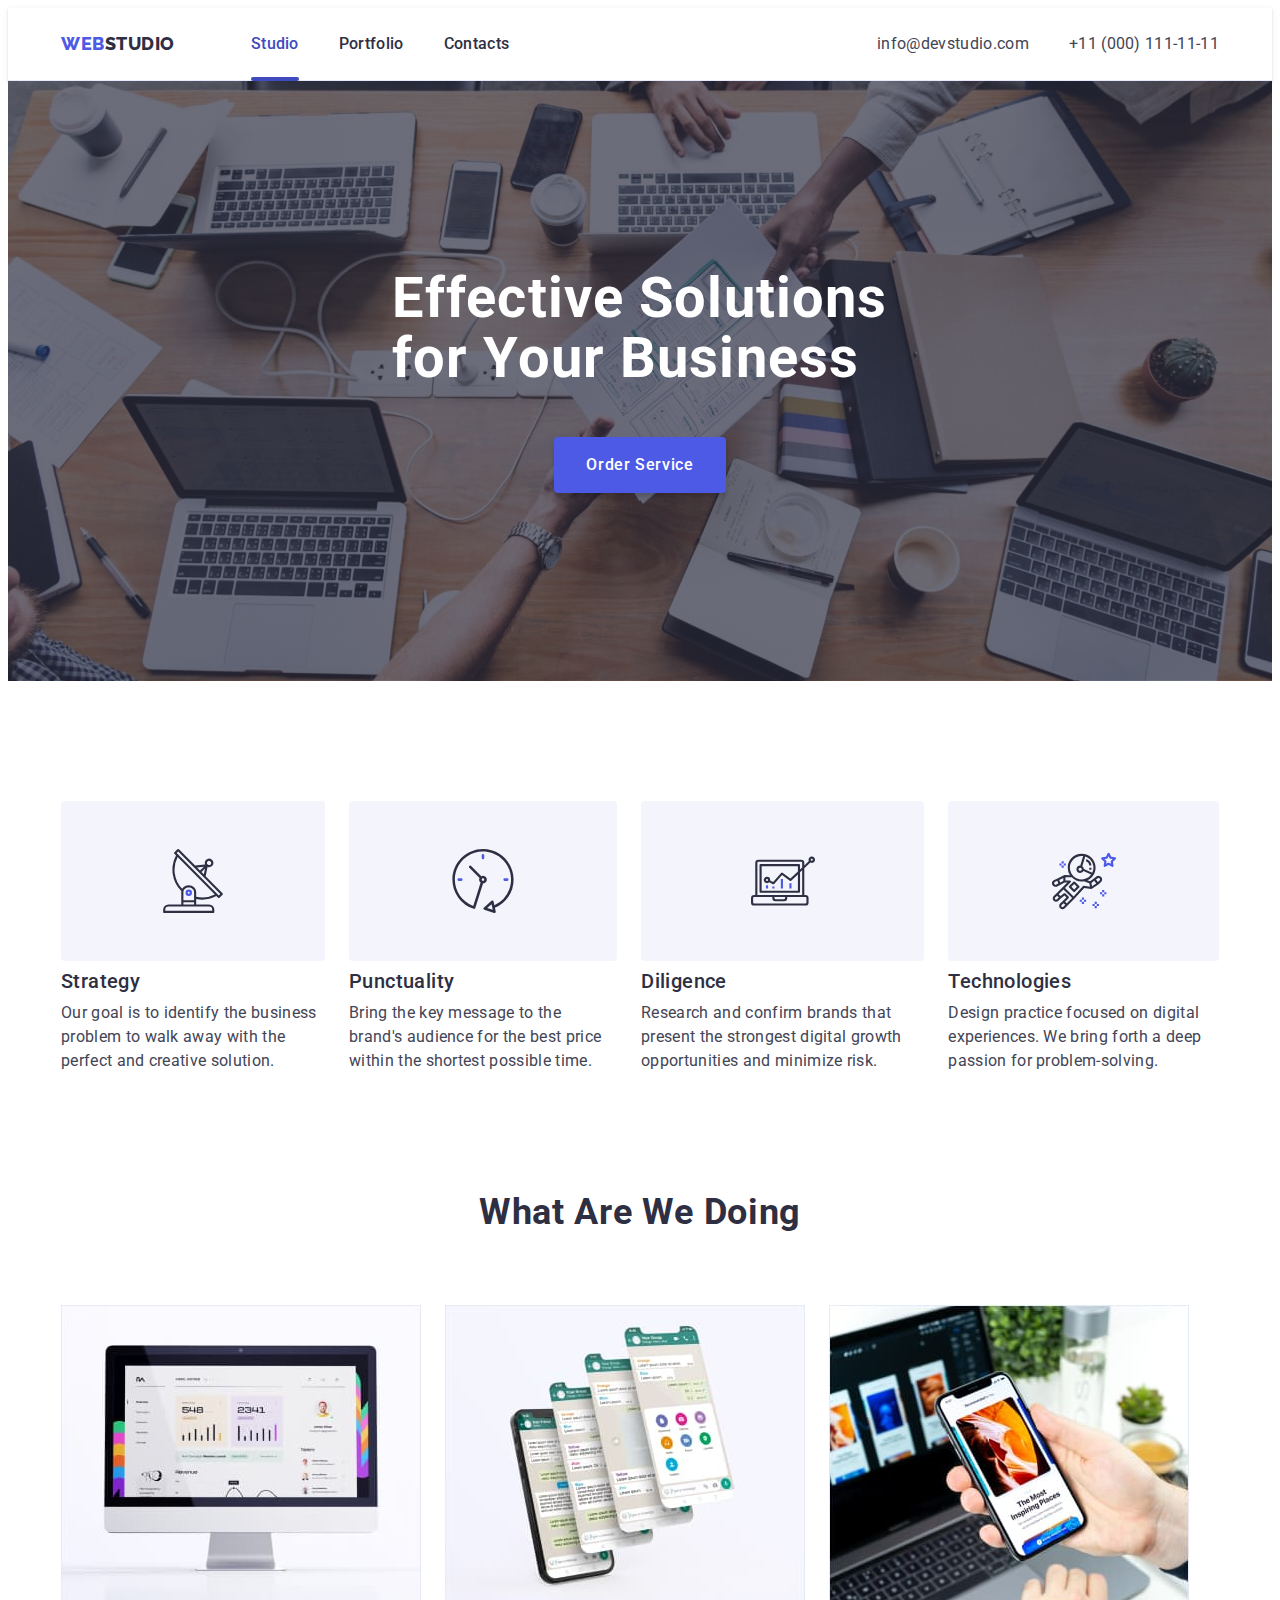
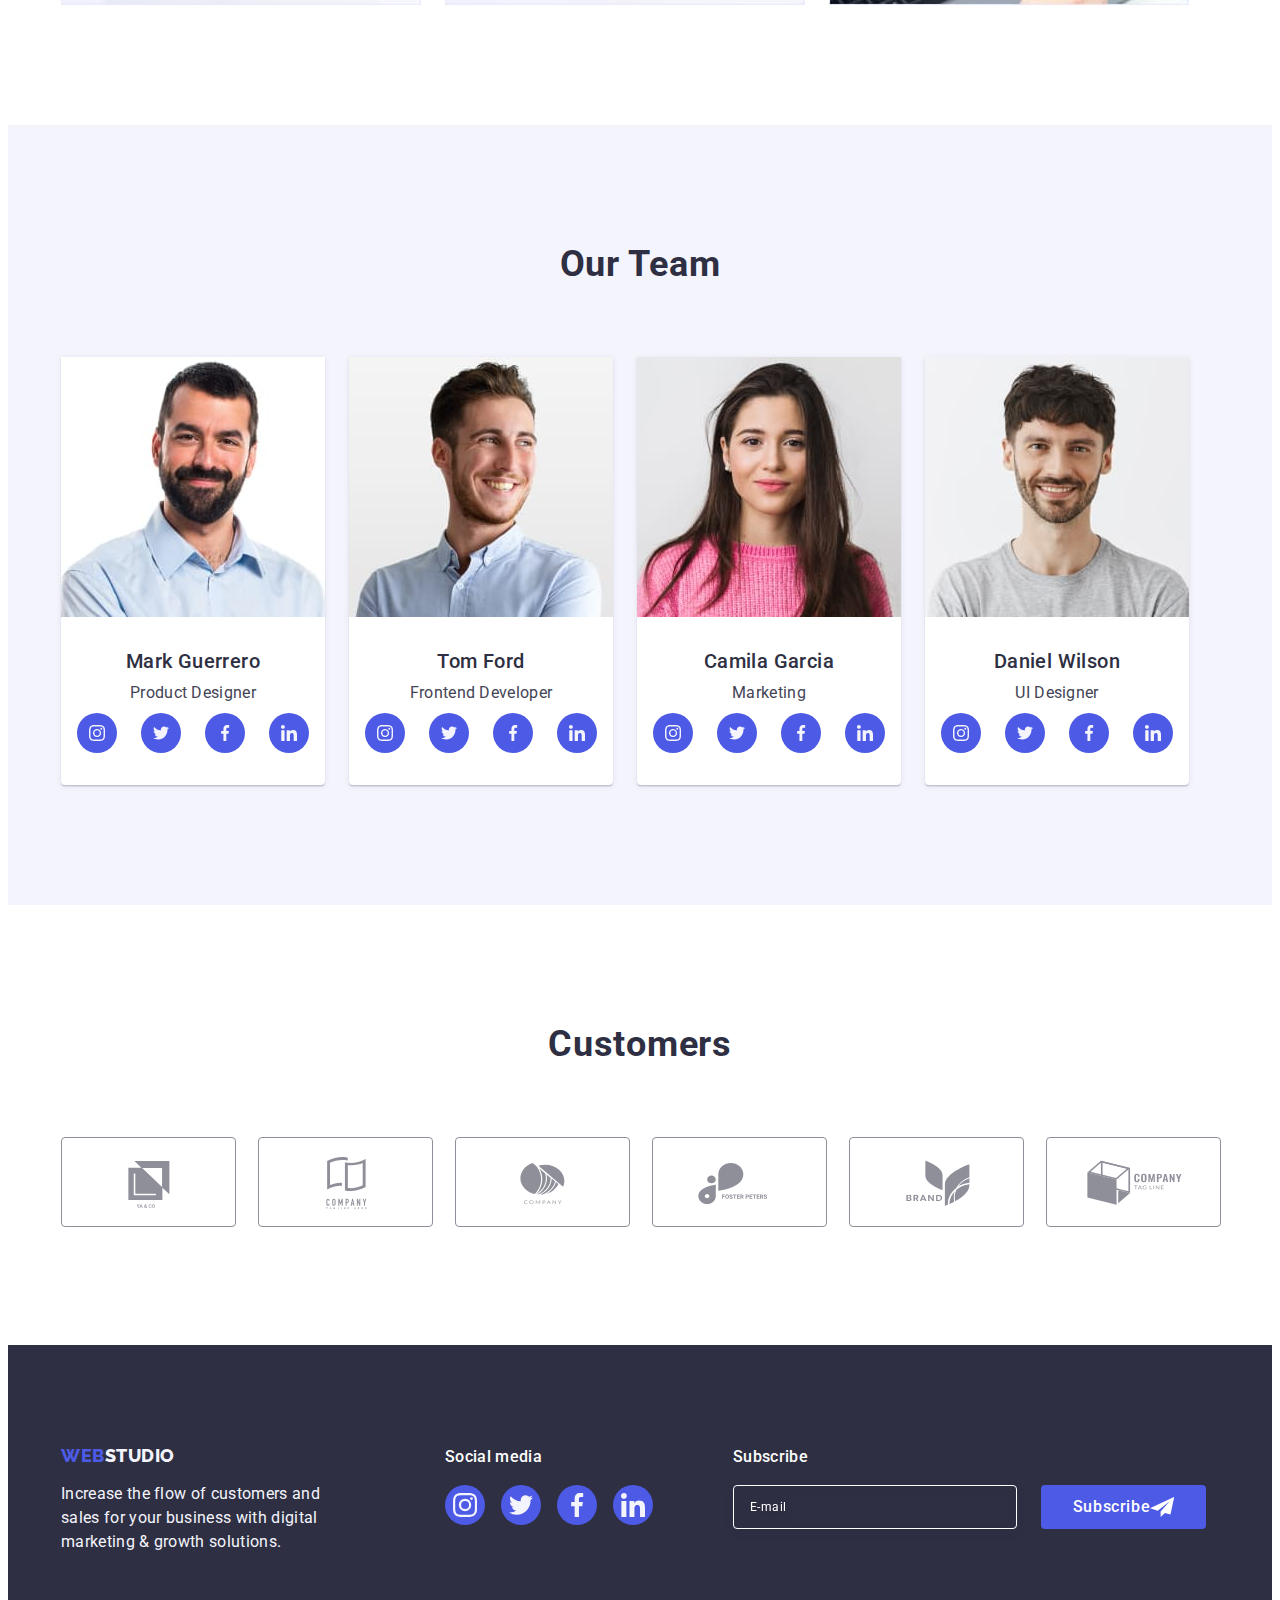
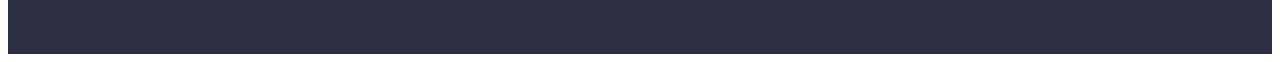
<file: index.html>
<!DOCTYPE html>
<html lang="en">
  <head>
    <meta charset="UTF-8" />
    <meta http-equiv="X-UA-Compatible" content="IE=edge" />
    <meta name="viewport" content="width=device-width, initial-scale=1.0" />
    <title>Web Studio</title>
    <link rel="preconnect" href="https://fonts.googleapis.com" />
    <link rel="preconnect" href="https://fonts.gstatic.com" crossorigin />
    <link
      href="https://fonts.googleapis.com/css2?family=Raleway:wght@800&family=Roboto:wght@400;500;700;900&display=swap"
      rel="stylesheet"
    />
    <link
      rel="stylesheet"
      href="https://cdnjs.cloudflare.com/ajax/libs/modern-normalize/2.0.0/modern-normalize.min.css"
      integrity="sha512-4xo8blKMVCiXpTaLzQSLSw3KFOVPWhm/TRtuPVc4WG6kUgjH6J03IBuG7JZPkcWMxJ5huwaBpOpnwYElP/m6wg=="
      crossorigin="anonymous"
      referrerpolicy="no-referrer"
    />
    <link rel="stylesheet" href="./css/style.css" />
  </head>
  <body>
    <header class="header">
      <div class="container wrapper space">
        <nav class="menu-nav">
          <a class="header_logo logo link" href="./index.html"
            >Web<span class="header_decor-logo">Studio</span></a
          >
          <ul class="menu list wrapper">
            <li>
              <a class="menu_link link current" href="./index.html">Studio</a>
            </li>
            <li>
              <a class="menu_link link" href="./portfolio.html">Portfolio</a>
            </li>
            <li><a class="menu_link link" href="">Contacts</a></li>
          </ul>
        </nav>
        <address class="contacts">
          <ul class="list wrapper contacts-list">
            <li>
              <a class="contacts_link link" href="mailto:info@devstudio.com"
                >info@devstudio.com</a
              >
            </li>
            <li>
              <a class="contacts_link link" href="tel:+110001111111"
                >+11 (000) 111-11-11</a
              >
            </li>
          </ul>
        </address>
      </div>
    </header>
    <main>
      <section class="hero">
        <div class="container">
          <h1 class="hero_title">Effective Solutions for Your Business</h1>
          <button class="hero_btn" type="button" data-modal-open>
            Order Service
          </button>
        </div>
      </section>
      <section class="advatages">
        <div class="container">
          <h2 hidden class="title">Advatages</h2>
          <ul class="advatages_list list wrapper">
            <li class="advatages_item">
              <div class="advatages_image">
                <svg width="64" height="64" class="advatages_image-svg">
                  <use href="./images/icons.svg#icon-antenna"></use>
                </svg>
              </div>
              <h3 class="advatages_subtitle subtitle">Strategy</h3>
              <p class="advatages_description">
                Our goal is to identify the business problem to walk away with
                the perfect and creative solution.
              </p>
            </li>
            <li class="advatages_item">
              <div class="advatages_image">
                <svg width="64" height="64" class="advatages_image-svg">
                  <use href="./images/icons.svg#icon-clock"></use>
                </svg>
              </div>
              <h3 class="advatages_subtitle subtitle">Punctuality</h3>
              <p class="advatages_description">
                Bring the key message to the brand's audience for the best price
                within the shortest possible time.
              </p>
            </li>
            <li class="advatages_item">
              <div class="advatages_image">
                <svg width="64" height="64" class="advatages_image-svg">
                  <use href="./images/icons.svg#icon-diagram"></use>
                </svg>
              </div>
              <h3 class="advatages_subtitle subtitle">Diligence</h3>
              <p class="advatages_description">
                Research and confirm brands that present the strongest digital
                growth opportunities and minimize risk.
              </p>
            </li>
            <li class="advatages_item">
              <div class="advatages_image">
                <svg width="64" height="64" class="advatages_image-svg">
                  <use href="./images/icons.svg#icon-astronaut"></use>
                </svg>
              </div>
              <h3 class="advatages_subtitle subtitle">Technologies</h3>
              <p class="advatages_description">
                Design practice focused on digital experiences. We bring forth a
                deep passion for problem-solving.
              </p>
            </li>
          </ul>
        </div>
      </section>
      <section class="our-job">
        <div class="container">
          <h2 class="our-job_title title">What are we doing</h2>
          <ul class="our-job_list list wrapper">
            <li class="our-job_item">
              <img src="./images/img1.jpg" alt="computer" width="360" />
            </li>
            <li class="our-job_item">
              <img src="./images/img2.jpg" alt="app" width="360" />
            </li>
            <li class="our-job_item">
              <img src="./images/img3.jpg" alt="laptop and phone" width="360" />
            </li>
          </ul>
        </div>
      </section>
      <section class="team">
        <div class="container">
          <h2 class="team_title title">Our Team</h2>
          <ul class="team_list list wrapper">
            <li class="team_item">
              <img
                src="./images/team-img1.jpg"
                alt="team person 1"
                width="264"
              />
              <div class="wrap-content">
                <h3 class="team_name subtitle">Mark Guerrero</h3>
                <p class="team_role">Product Designer</p>
                <ul class="team_social list">
                  <li class="team-social-item">
                    <a
                      class="team_social-link social-link link"
                      href="https://www.instagram.com/"
                    >
                      <svg width="16" height="16" class="team_social-icon">
                        <use
                          href="./images/icons.svg#icon-instagram"
                        ></use></svg
                    ></a>
                  </li>
                  <li class="team-social-item">
                    <a
                      class="team_social-link social-link link"
                      href="https://twitter.com/"
                    >
                      <svg width="16" height="16" class="team_social-icon">
                        <use href="./images/icons.svg#icon-twitter"></use></svg
                    ></a>
                  </li>
                  <li class="team-social-item">
                    <a
                      class="team_social-link social-link link"
                      href="https://www.facebook.com/"
                    >
                      <svg width="16" height="16" class="team_social-icon">
                        <use href="./images/icons.svg#icon-facebook"></use>
                      </svg>
                    </a>
                  </li>
                  <li class="team-social-item">
                    <a
                      class="team_social-link social-link link"
                      href="https://www.linkedin.com/"
                    >
                      <svg width="16" height="16" class="team_social-icon">
                        <use href="./images/icons.svg#icon-linkedin"></use></svg
                    ></a>
                  </li>
                </ul>
              </div>
            </li>
            <li class="team_item">
              <img
                src="./images/team-img2.jpg"
                alt="team person 2"
                width="264"
              />
              <div class="wrap-content">
                <h3 class="team_name subtitle">Tom Ford</h3>
                <p class="team_role">Frontend Developer</p>

                <ul class="team_social list">
                  <li class="team-social-item">
                    <a
                      class="team_social-link social-link link"
                      href="https://www.instagram.com/"
                    >
                      <svg width="16" height="16" class="team_social-icon">
                        <use
                          href="./images/icons.svg#icon-instagram"
                        ></use></svg
                    ></a>
                  </li>
                  <li class="team-social-item">
                    <a
                      class="team_social-link social-link link"
                      href="https://twitter.com/"
                    >
                      <svg width="16" height="16" class="team_social-icon">
                        <use href="./images/icons.svg#icon-twitter"></use></svg
                    ></a>
                  </li>
                  <li class="team-social-item">
                    <a
                      class="team_social-link social-link link"
                      href="https://www.facebook.com/"
                    >
                      <svg width="16" height="16" class="team_social-icon">
                        <use href="./images/icons.svg#icon-facebook"></use>
                      </svg>
                    </a>
                  </li>
                  <li class="team-social-item">
                    <a
                      class="team_social-link social-link link"
                      href="https://www.linkedin.com/"
                    >
                      <svg width="16" height="16" class="team_social-icon">
                        <use href="./images/icons.svg#icon-linkedin"></use></svg
                    ></a>
                  </li>
                </ul>
              </div>
            </li>
            <li class="team_item">
              <img
                src="./images/team-img3.jpg"
                alt="team person 3"
                width="264"
              />
              <div class="wrap-content">
                <h3 class="team_name subtitle">Camila Garcia</h3>
                <p class="team_role">Marketing</p>
                <ul class="team_social list">
                  <li class="team-social-item">
                    <a
                      class="team_social-link social-link link"
                      href="https://www.instagram.com/"
                    >
                      <svg width="16" height="16" class="team_social-icon">
                        <use
                          xlink:href="./images/icons.svg#icon-instagram"
                        ></use></svg
                    ></a>
                  </li>
                  <li class="team-social-item">
                    <a
                      class="team_social-link social-link link"
                      href="https://twitter.com/"
                    >
                      <svg width="16" height="16" class="team_social-icon">
                        <use
                          xlink:href="./images/icons.svg#icon-twitter"
                        ></use></svg
                    ></a>
                  </li>
                  <li class="team-social-item">
                    <a
                      class="team_social-link social-link link"
                      href="https://www.facebook.com/"
                    >
                      <svg width="16" height="16" class="team_social-icon">
                        <use
                          xlink:href="./images/icons.svg#icon-facebook"
                        ></use>
                      </svg>
                    </a>
                  </li>
                  <li class="team-social-item">
                    <a
                      class="team_social-link social-link link"
                      href="https://www.linkedin.com/"
                    >
                      <svg width="16" height="16" class="team_social-icon">
                        <use
                          xlink:href="./images/icons.svg#icon-linkedin"
                        ></use></svg
                    ></a>
                  </li>
                </ul>
              </div>
            </li>
            <li class="team_item">
              <img
                src="./images/team-img4.jpg"
                alt="team person 4"
                width="264"
              />
              <div class="wrap-content">
                <h3 class="team_name subtitle">Daniel Wilson</h3>
                <p class="team_role">UI Designer</p>
                <ul class="team_social list">
                  <li class="team-social-item">
                    <a
                      class="team_social-link social-link link"
                      href="https://www.instagram.com/"
                    >
                      <svg width="16" height="16" class="team_social-icon">
                        <use
                          href="./images/icons.svg#icon-instagram"
                        ></use></svg
                    ></a>
                  </li>
                  <li class="team-social-item">
                    <a
                      class="team_social-link social-link link"
                      href="https://twitter.com/"
                    >
                      <svg width="16" height="16" class="team_social-icon">
                        <use href="./images/icons.svg#icon-twitter"></use></svg
                    ></a>
                  </li>
                  <li class="team-social-item">
                    <a
                      class="team_social-link social-link link"
                      href="https://www.facebook.com/"
                    >
                      <svg width="16" height="16" class="team_social-icon">
                        <use href="./images/icons.svg#icon-facebook"></use>
                      </svg>
                    </a>
                  </li>
                  <li class="team-social-item">
                    <a
                      class="team_social-link social-link link"
                      href="https://www.linkedin.com/"
                    >
                      <svg width="16" height="16" class="team_social-icon">
                        <use href="./images/icons.svg#icon-linkedin"></use></svg
                    ></a>
                  </li>
                </ul>
              </div>
            </li>
          </ul>
        </div>
      </section>
      <section class="customers">
        <div class="container">
          <h2 class="customers_title title">Customers</h2>
          <ul class="customers_logo list">
            <li class="customers_logo-item">
              <a class="customers_link link" href="">
                <svg width="104" height="56" class="customers_logo-svg">
                  <use href="./images/icons.svg#icon-logo-ya-co"></use>
                </svg>
              </a>
            </li>
            <li class="customers_logo-item">
              <a class="customers_link link" href="">
                <svg width="104" height="56" class="customers_logo-svg">
                  <use href="./images/icons.svg#icon-logo-company"></use>
                </svg>
              </a>
            </li>
            <li class="customers_logo-item">
              <a class="customers_link link" href="">
                <svg width="104" height="56" class="customers_logo-svg">
                  <use href="./images/icons.svg#icon-logo-second-company"></use>
                </svg>
              </a>
            </li>
            <li class="customers_logo-item">
              <a class="customers_link link" href="">
                <svg width="104" height="56" class="customers_logo-svg">
                  <use href="./images/icons.svg#icon-logo-foster"></use>
                </svg>
              </a>
            </li>
            <li class="customers_logo-item">
              <a class="customers_link link" href="">
                <svg width="104" height="56" class="customers_logo-svg">
                  <use href="./images/icons.svg#icon-logo-brand"></use></svg
              ></a>
            </li>
            <li class="customers_logo-item">
              <a class="customers_link link" href="">
                <svg width="104" height="56" class="customers_logo-svg">
                  <use href="./images/icons.svg#icon-logo-tag-line"></use>
                </svg>
              </a>
            </li>
          </ul>
        </div>
      </section>
    </main>
    <footer class="footer">
      <div class="container wrapper footer-wrapper">
        <div class="footer_content">
          <a class="footer_logo logo link" href="./index.html"
            >Web<span class="logo_decor">Studio</span></a
          >
          <p class="footer_description">
            Increase the flow of customers and sales for your business with
            digital marketing & growth solutions.
          </p>
        </div>
        <div class="footer_social-media">
          <p class="footer_social-media-title">Social media</p>
          <ul class="footer_social list">
            <li class="footer_social-item">
              <a
                class="footer_social-link social-link link"
                href="https://www.instagram.com/"
              >
                <svg width="24" height="24" class="footer_social-icon">
                  <use href="./images/icons.svg#icon-instagram"></use></svg
              ></a>
            </li>
            <li class="footer_social-item">
              <a
                class="footer_social-link social-link link"
                href="https://twitter.com/"
              >
                <svg width="24" height="24" class="footer_social-icon">
                  <use href="./images/icons.svg#icon-twitter"></use></svg
              ></a>
            </li>
            <li class="footer_social-item">
              <a
                class="footer_social-link social-link link"
                href="https://www.facebook.com/"
              >
                <svg width="24" height="24" class="footer_social-icon">
                  <use href="./images/icons.svg#icon-facebook"></use>
                </svg>
              </a>
            </li>
            <li class="footer_social-item">
              <a
                class="footer_social-link social-link link"
                href="https://www.linkedin.com/"
              >
                <svg width="24" height="24" class="footer_social-icon">
                  <use href="./images/icons.svg#icon-linkedin"></use></svg
              ></a>
            </li>
          </ul>
        </div>
        <div class="footer_subscribe">
          <p class="footer_subscribe-title">Subscribe</p>
          <form class="footer_subscribe-form">
            <label class="footer_subscribe-label">
              <input
                class="subscribe-form_email"
                name="subscribe-email"
                type="email"
                placeholder="E-mail"
                required
              />
            </label>
            <button class="subscribe-form_btn" type="submit">
              Subscribe
              <svg width="24" height="24" class="customers_logo-svg">
                <use href="./images/icons.svg#icon-send"></use>
              </svg>
            </button>
          </form>
        </div>
      </div>
    </footer>
    <div data-modal class="backdrop is-hidden">
      <div class="modal">
        <button class="modal-close" data-modal-close type="button">
          <svg class="modal-close-icon" width="8" height="8">
            <use href="./images/icons.svg#icon-close"></use>
          </svg>
        </button>
        <p class="modal_title">Leave your contacts and we will call you back</p>
        <form class="modal_form">
          <div class="modal_form-field">
            <label class="modal_form-label" for="user-name"
              ><span>Name</span></label
            >
            <div class="modal_field-wrap">
              <input
                class="modal_form-input"
                name="user-name"
                id="user-name"
                type="text"
              />
              <svg class="form-field-svg" width="18" height="24">
                <use href="./images/icons.svg#icon-person"></use>
              </svg>
            </div>
          </div>
          <div class="modal_form-field">
            <label class="modal_form-label" for="phone">
              <span>Phone</span>
            </label>
            <div class="modal_field-wrap">
              <input
                class="modal_form-input"
                name="phone"
                type="tel"
                id="phone"
              />
              <svg class="form-field-svg" width="18" height="24">
                <use href="./images/icons.svg#icon-phone"></use>
              </svg>
            </div>
          </div>
          <div class="modal_form-field">
            <label class="modal_form-label" for="email">
              <span>Email</span>
            </label>
            <div class="modal_field-wrap">
              <input
                class="modal_form-input"
                name="email"
                type="email"
                id="email"
              />
              <svg class="form-field-svg" width="18" height="24">
                <use href="./images/icons.svg#icon-email"></use>
              </svg>
            </div>
          </div>
          <div class="modal_form-field-comment">
            <label class="modal_form-label" for="user-comment">
              <span>Comment</span>
            </label>
            <textarea
              class="modal_comment"
              name="user-comment"
              id="user-comment"
              placeholder="Text input"
            ></textarea>
          </div>
          <div class="modal_field-wrap--checkbox">
            <input
              class="modal_checkbox visually-hidden"
              id="user-privacy"
              type="checkbox"
              name="user-privacy"
              value="true"
              required
            />
            <label class="modal_policy" for="user-privacy"
              ><span class="check-box">
                <svg class="policy-svg" width="10" height="8">
                  <use href="./images/icons.svg#icon-check"></use>
                </svg>
              </span>
              I accept the terms and conditions of the
              <a class="policy-link link" href="#">Privacy Policy</a>
            </label>
          </div>
          <button class="modal-btn" type="submit">Send</button>
        </form>
      </div>
    </div>
    <script src="./js/modal.js"></script>
  </body>
</html>
</file>
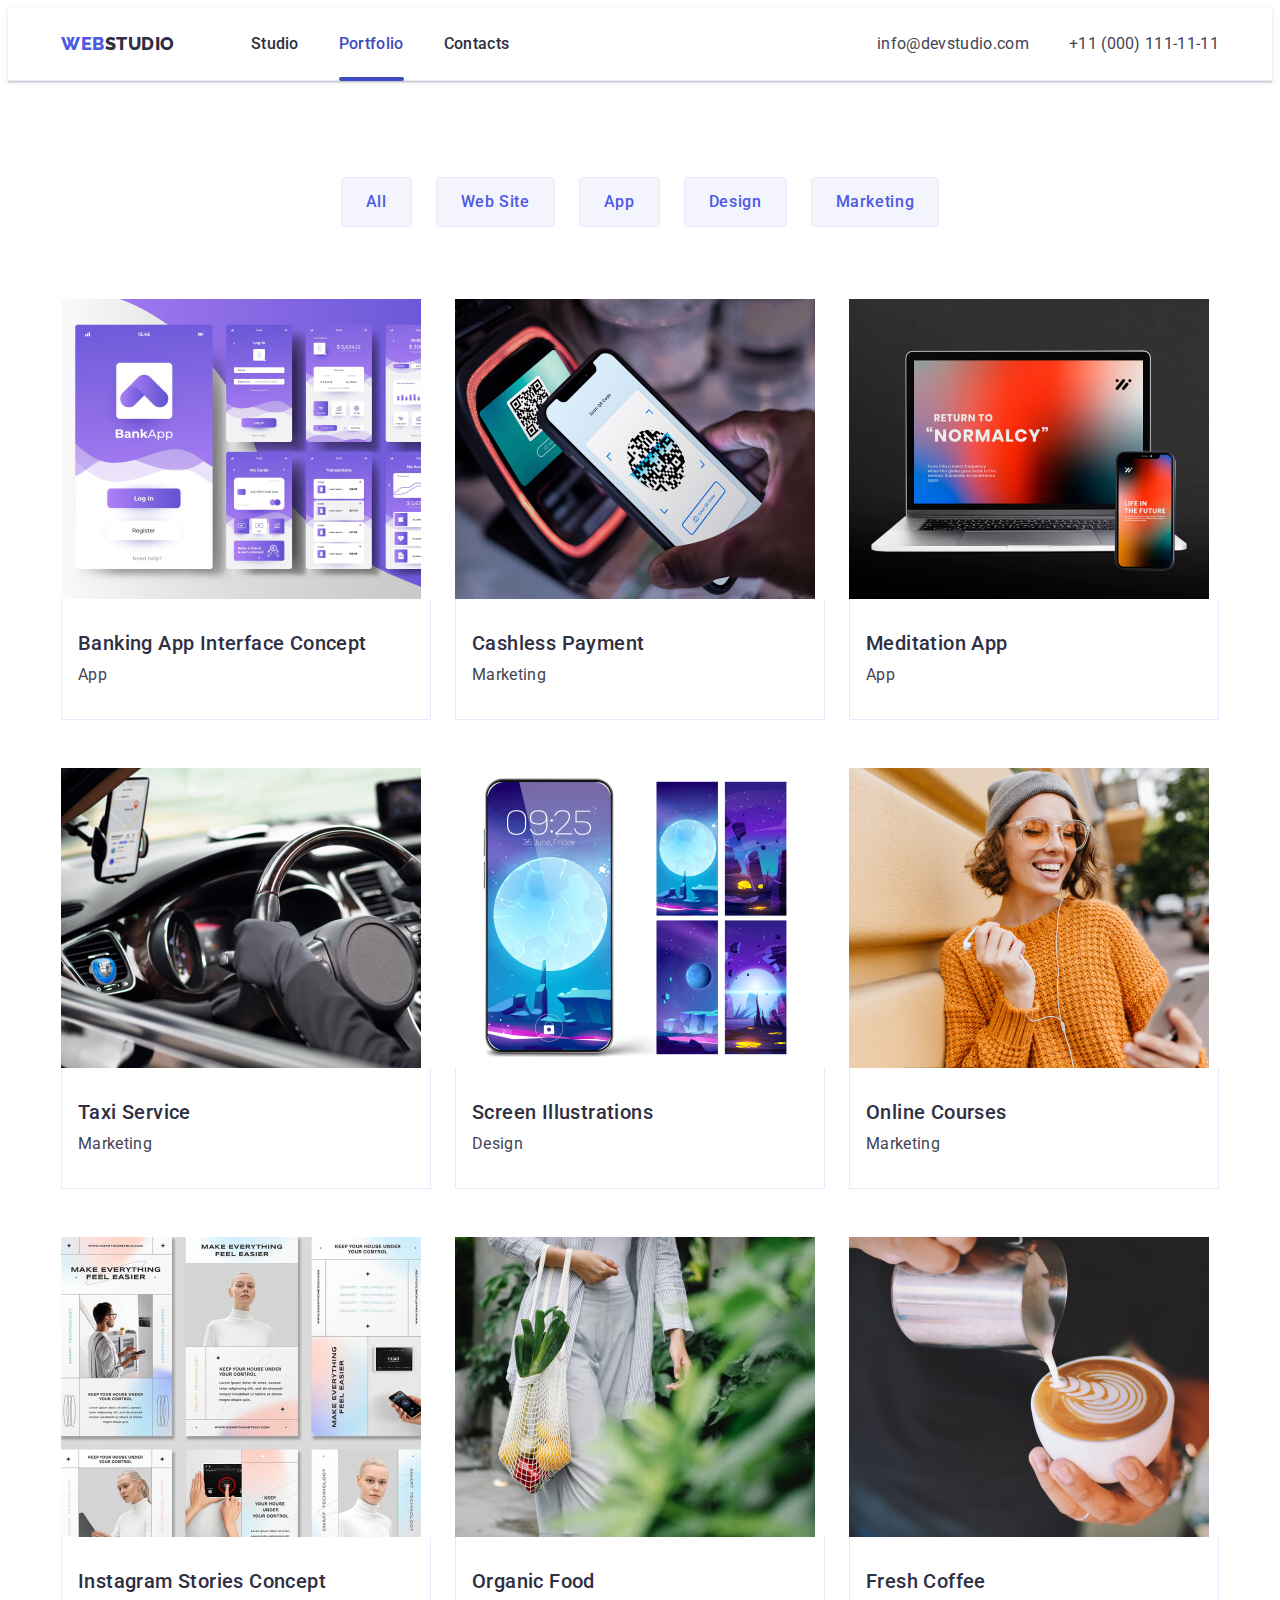
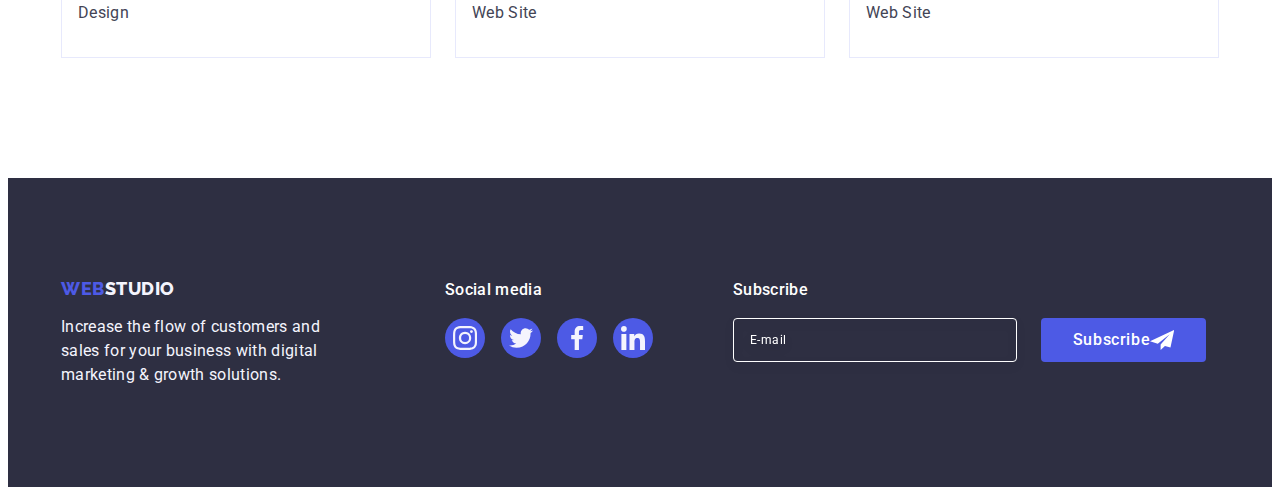
<file: portfolio.html>
<!DOCTYPE html>
<html lang="en">
  <head>
    <meta charset="UTF-8" />
    <meta http-equiv="X-UA-Compatible" content="IE=edge" />
    <meta name="viewport" content="width=device-width, initial-scale=1.0" />
    <title>Web Studio</title>
    <link rel="preconnect" href="https://fonts.googleapis.com" />
    <link rel="preconnect" href="https://fonts.gstatic.com" crossorigin />
    <link
      href="https://fonts.googleapis.com/css2?family=Raleway:wght@800&family=Roboto:wght@400;500;700;900&display=swap"
      rel="stylesheet"
    />
    <link
      rel="stylesheet"
      href="https://cdnjs.cloudflare.com/ajax/libs/modern-normalize/2.0.0/modern-normalize.min.css"
      integrity="sha512-4xo8blKMVCiXpTaLzQSLSw3KFOVPWhm/TRtuPVc4WG6kUgjH6J03IBuG7JZPkcWMxJ5huwaBpOpnwYElP/m6wg=="
      crossorigin="anonymous"
      referrerpolicy="no-referrer"
    />
    <link rel="stylesheet" href="./css/style.css" />
  </head>
  <body>
    <header class="header">
      <div class="container wrapper space">
        <nav class="menu-nav">
          <a class="header_logo logo link" href="./index.html"
            >Web<span class="header_decor-logo">Studio</span></a
          >
          <ul class="menu list wrapper">
            <li><a class="menu_link link" href="./index.html">Studio</a></li>
            <li>
              <a class="menu_link link current" href="./portfolio.html"
                >Portfolio</a
              >
            </li>
            <li><a class="menu_link link" href="">Contacts</a></li>
          </ul>
        </nav>
        <address class="contacts">
          <ul class="list wrapper contacts-list">
            <li>
              <a class="contacts_link link" href="mailto:info@devstudio.com"
                >info@devstudio.com</a
              >
            </li>
            <li>
              <a class="contacts_link link" href="tel:+110001111111"
                >+11 (000) 111-11-11</a
              >
            </li>
          </ul>
        </address>
      </div>
    </header>
    <main>
      <section class="projects">
        <div class="container">
          <h1 hidden>Our projects</h1>
          <ul class="navigation list wrapper">
            <li class="navigation_item">
              <button type="button" class="navigation_btn">All</button>
            </li>
            <li>
              <button type="button" class="navigation_btn">Web Site</button>
            </li>
            <li class="navigation_item">
              <button type="button" class="navigation_btn">App</button>
            </li>
            <li class="navigation_item">
              <button type="button" class="navigation_btn">Design</button>
            </li>
            <li class="navigation_item">
              <button type="button" class="navigation_btn">Marketing</button>
            </li>
          </ul>
          <ul class="projects_list list wrapper">
            <li class="projects_item">
              <a href="" class="projects-link link">
                <div class="projects_wrap-cover">
                  <img src="./images/portfolio/img-1.jpg" alt="banking app" />
                  <p class="projects_cover-text">
                    14 Stylish and User-Friendly App Design Concepts · Task
                    Manager App · Calorie Tracker App · Exotic Fruit Ecommerce
                    App · Cloud Storage App
                  </p>
                </div>
                <div class="wrap-content border">
                  <h2 class="projects_title">Banking App Interface Concept</h2>
                  <p class="projects_category">App</p>
                </div>
              </a>
            </li>
            <li class="projects_item">
              <a href="" class="projects-link link">
                <div class="projects_wrap-cover">
                  <img src="./images/portfolio/img-2.jpg" alt="payment" />
                  <p class="projects_cover-text">
                    14 Stylish and User-Friendly App Design Concepts · Task
                    Manager App · Calorie Tracker App · Exotic Fruit Ecommerce
                    App · Cloud Storage App
                  </p>
                </div>
                <div class="wrap-content border">
                  <h2 class="projects_title">Cashless Payment</h2>
                  <p class="projects_category">Marketing</p>
                </div>
              </a>
            </li>
            <li class="projects_item">
              <a href="" class="projects-link link">
                <div class="projects_wrap-cover">
                  <img
                    src="./images/portfolio/img-3.jpg"
                    alt="app on laptop an phone"
                  />
                  <p class="projects_cover-text">
                    14 Stylish and User-Friendly App Design Concepts · Task
                    Manager App · Calorie Tracker App · Exotic Fruit Ecommerce
                    App · Cloud Storage App
                  </p>
                </div>
                <div class="wrap-content border">
                  <h2 class="projects_title">Meditation App</h2>
                  <p class="projects_category">App</p>
                </div>
              </a>
            </li>
            <li class="projects_item">
              <a href="" class="projects-link link">
                <div class="projects_wrap-cover">
                  <img src="./images/portfolio/img-4.jpg" alt="car driver" />
                  <p class="projects_cover-text">
                    14 Stylish and User-Friendly App Design Concepts · Task
                    Manager App · Calorie Tracker App · Exotic Fruit Ecommerce
                    App · Cloud Storage App
                  </p>
                </div>
                <div class="wrap-content border">
                  <h2 class="projects_title">Taxi Service</h2>
                  <p class="projects_category">Marketing</p>
                </div>
              </a>
            </li>
            <li class="projects_item">
              <a href="" class="projects-link link">
                <div class="projects_wrap-cover">
                  <img src="./images/portfolio/img-5.jpg" alt="screen phone" />
                  <p class="projects_cover-text">
                    14 Stylish and User-Friendly App Design Concepts · Task
                    Manager App · Calorie Tracker App · Exotic Fruit Ecommerce
                    App · Cloud Storage App
                  </p>
                </div>
                <div class="wrap-content border">
                  <h2 class="projects_title">Screen Illustrations</h2>
                  <p class="projects_category">Design</p>
                </div>
              </a>
            </li>
            <li class="projects_item">
              <a href="" class="projects-link link">
                <div class="projects_wrap-cover">
                  <img
                    src="./images/portfolio/img-6.jpg"
                    alt="happy smile women"
                  />
                  <p class="projects_cover-text">
                    14 Stylish and User-Friendly App Design Concepts · Task
                    Manager App · Calorie Tracker App · Exotic Fruit Ecommerce
                    App · Cloud Storage App
                  </p>
                </div>
                <div class="wrap-content border">
                  <h2 class="projects_title">Online Courses</h2>
                  <p class="projects_category">Marketing</p>
                </div>
              </a>
            </li>
            <li class="projects_item">
              <a href="" class="projects-link link">
                <div class="projects_wrap-cover">
                  <img
                    src="./images/portfolio/img-7.jpg"
                    alt="instagram stories"
                  />
                  <p class="projects_cover-text">
                    14 Stylish and User-Friendly App Design Concepts · Task
                    Manager App · Calorie Tracker App · Exotic Fruit Ecommerce
                    App · Cloud Storage App
                  </p>
                </div>
                <div class="wrap-content border">
                  <h2 class="projects_title">Instagram Stories Concept</h2>
                  <p class="projects_category">Design</p>
                </div>
              </a>
            </li>
            <li class="projects_item">
              <a href="" class="projects-link link">
                <div class="projects_wrap-cover">
                  <img
                    src="./images/portfolio/img-8.jpg"
                    alt="women with shopper"
                  />
                  <p class="projects_cover-text">
                    14 Stylish and User-Friendly App Design Concepts · Task
                    Manager App · Calorie Tracker App · Exotic Fruit Ecommerce
                    App · Cloud Storage App
                  </p>
                </div>
                <div class="wrap-content border">
                  <h2 class="projects_title">Organic Food</h2>
                  <p class="projects_category">Web Site</p>
                </div>
              </a>
            </li>
            <li class="projects_item">
              <a href="" class="projects-link link">
                <div class="projects_wrap-cover">
                  <img src="./images/portfolio/img-9.jpg" alt="making coffee" />
                  <p class="projects_cover-text">
                    14 Stylish and User-Friendly App Design Concepts · Task
                    Manager App · Calorie Tracker App · Exotic Fruit Ecommerce
                    App · Cloud Storage App
                  </p>
                </div>
                <div class="wrap-content border">
                  <h2 class="projects_title">Fresh Coffee</h2>
                  <p class="projects_category">Web Site</p>
                </div>
              </a>
            </li>
          </ul>
        </div>
      </section>
    </main>
    <footer class="footer">
      <div class="container wrapper footer-wrapper">
        <div class="footer_content">
          <a class="footer_logo logo link" href="./index.html"
            >Web<span class="logo_decor">Studio</span></a
          >
          <p class="footer_description">
            Increase the flow of customers and sales for your business with
            digital marketing & growth solutions.
          </p>
        </div>
        <div class="footer_social-media">
          <p class="footer_social-media-title">Social media</p>
          <ul class="footer_social list">
            <li class="footer_social-item">
              <a
                class="footer_social-link social-link link"
                href="https://www.instagram.com/"
              >
                <svg width="24" height="24" class="footer_social-icon">
                  <use href="./images/icons.svg#icon-instagram"></use></svg
              ></a>
            </li>
            <li class="footer_social-item">
              <a
                class="footer_social-link social-link link"
                href="https://twitter.com/"
              >
                <svg width="24" height="24" class="footer_social-icon">
                  <use href="./images/icons.svg#icon-twitter"></use></svg
              ></a>
            </li>
            <li class="footer_social-item">
              <a
                class="footer_social-link social-link link"
                href="https://www.facebook.com/"
              >
                <svg width="24" height="24" class="footer_social-icon">
                  <use href="./images/icons.svg#icon-facebook"></use>
                </svg>
              </a>
            </li>
            <li class="footer_social-item">
              <a
                class="footer_social-link social-link link"
                href="https://www.linkedin.com/"
              >
                <svg width="24" height="24" class="footer_social-icon">
                  <use href="./images/icons.svg#icon-linkedin"></use></svg
              ></a>
            </li>
          </ul>
        </div>
        <div class="footer_subscribe">
          <p class="footer_subscribe-title">Subscribe</p>
          <form class="footer_subscribe-form">
            <label class="footer_subscribe-label">
              <input
                class="subscribe-form_email"
                name="subscribe-email"
                type="email"
                placeholder="E-mail"
                required
              />
            </label>
            <button class="subscribe-form_btn" type="submit">
              Subscribe
              <svg width="24" height="24" class="customers_logo-svg">
                <use href="./images/icons.svg#icon-send"></use>
              </svg>
            </button>
          </form>
        </div>
      </div>
    </footer>
    <script src="./js/modal.js"></script>
  </body>
</html>
</file>
<file: css/style.css>
:root {
    /* COLORS */
    --main-color: #434455;
    --dark-grey:#2E2F42;
    --blue:#4D5AE5;
    --bg-grey:#F4F4FD;
    --white:#FFFFFF;
    --black:#000000;
    --green:#31D0AA;
    --hover:#404BBF;
    --border:#E7E9FC;
    --custom-border:#8E8F99;

    /* FONT-FAMILY */
    --roboto:'Roboto', sans-serif;
    --ralewey:'Raleway',sans-serif;
}

p,
h1,
h2,
h3,
h4,
h5,
h6 {
    margin: 0;
}

ul,
ol {
    margin: 0;
    padding: 0;
}

img {
    display: block;
}
/* DEFAULT */
.link{
    text-decoration: none;
}
.list{
    list-style: none;
}
.container{
    width: 1158px;
    padding: 0 15px;
    margin: 0 auto;
}
.wrapper{
    display: flex;

}
.wrapper.space{
    justify-content: space-between;
}
.visually-hidden{
    position: absolute;
    width: 1px;
    height: 1px;
    margin: -1px;
    border: 0;
    padding: 0;
    white-space: nowrap;
    clip-path: inset(100%);
    clip: rect(0 0 0 0);
    overflow: hidden;
}

/* DEFAULT */

body{
    background-color:var(--white);
    color: var(--main-color);
    font-family:var(--roboto) ;
    font-size: 16px;
    line-height: 1.5;
    letter-spacing: 0.02em;
}
.header{
    border-bottom: 1px solid #E7E9FC;
    box-shadow: 0px 2px 1px rgba(46, 47, 66, 0.08), 0px 1px 1px rgba(46, 47, 66, 0.16), 0px 1px 6px rgba(46, 47, 66, 0.08);
}
.menu-nav{
    display: flex;
    align-items: center;

}
.logo{
    font-family: var(--ralewey);
    font-weight: 800;
    font-size: 18px;
    line-height: 1.17;
    color: var(--blue);
    letter-spacing: 0.03em;
    text-transform: uppercase;
}
.header_logo{
    margin-right: 76px;
        padding: 24px 0;
}
.header_decor-logo{
    color:var(--dark-grey)
}
.menu{
    display: flex;
    gap: 40px;
}
.menu_link{
    font-weight: 500;
    font-size: 16px;
    line-height: 1.5;
    letter-spacing: 0.02em;
    color: var(--dark-grey);
    display: block;
    padding: 24px 0;
    position: relative;
    display: block;
    padding: 24px 0;
    transition: color 250ms cubic-bezier(0.4, 0, 0.2, 1);
}
.menu_link.menu_link.current::after{
    bottom: -1px;
    content: '';
    position: absolute;
    width: 100%;
    height: 4px;
    background-color: var(--hover);
    border-radius: 2px;
    left: 0;
    transition: color 250ms cubic-bezier(0.4, 0, 0.2, 1);

}


.menu_link:hover,
.menu_link:focus,
.menu_link.current{
    color: var(--hover);
}
.contacts{
    font-style: normal;
}
.contacts-list{
    display: flex;
    gap: 40px;
}
.contacts_link{
    display: block;
        padding: 24px 0;
    color: var(--main-color);
    transition: color 250ms cubic-bezier(0.4, 0, 0.2, 1);
}
.contacts a:hover,
.contacts a:focus{
        color: var(--hover);
}
.hero{
    max-width: 1440px;
    margin: 0 auto;
    background-color: var(--dark-grey);
    background-image:linear-gradient(rgba(46, 47, 66, 0.7), rgba(46, 47, 66, 0.7)),url(../images/people-office.jpg);
background-repeat: no-repeat;
background-position: center;
background-size: cover;
    padding: 188px 0;

}
.hero_title{
    max-width: 496px;
    font-weight: 700;
    font-size: 56px;
    line-height: 1.07;
    letter-spacing: 0.02em;
    color: var(--white);
     margin: 0 auto 48px auto;


}
.hero_btn{
    background-color: var(--blue);
    box-shadow: 0px 4px 4px rgba(0, 0, 0, 0.15);
    border-radius: 4px;
    border: none;
    color: var(--white);
    font-family: var(--roboto);
    font-weight: 500;
    font-size: 16px;
    line-height: 1.5;
    letter-spacing: 0.04em;
    cursor: pointer;
display: block;
    padding: 16px 32px;
    min-width: 169px;
        margin: 0 auto;
        transition: background-color 250ms cubic-bezier(0.4, 0, 0.2, 1);
}
.hero_btn:hover,.hero_btn:focus{
    background-color: var(--hover);
}

.advatages{
 padding: 120px 0;
}
.advatages_list{
    gap: 24px;
}
.advatages_item{
    min-width:264px;
}
.advatages_image{
    display: flex;
    align-items: center;
    justify-content: center;
    height: 112px;
padding: 24px 100px;
background-color: var(--bg-grey);
border-radius: 4px;
margin-bottom: 8px;
}
/* .advatages_image-svg{
width: 64px;
height: 64px;
} */
.advatages_subtitle{
    margin-bottom: 8px;
}
.our-job{
    padding-bottom: 120px;
}
.our-job_list{
    gap: 24px;
}
.our-job_title{
    margin-bottom: 72px;
}
.subtitle{
color: var(--dark-grey);
font-weight: 500;
font-size: 20px;
line-height: 1.2;
letter-spacing: 0.02em;
}

.title{
    color: var(--dark-grey);
    font-weight: 700;
    font-size: 36px;
    line-height: 1.11;
    letter-spacing: 0.02em;
    text-align: center;
    text-transform: capitalize;
}
.team{
    background-color: var(--bg-grey);
    padding: 120px 0;
}
.team_list{
    gap: 24px;
}
.team_title{
    margin-bottom: 72px;
}
.wrap-content{
    padding: 32px 16px;
}
.wrap-content.border{
    border: 1px solid var(--border);
        border-top: transparent;
}
.team_item{
    background-color: var(--white);
    box-shadow: 0px 1px 6px rgba(46, 47, 66, 0.08), 0px 1px 1px rgba(46, 47, 66, 0.16), 0px 2px 1px rgba(46, 47, 66, 0.08);
        border-radius: 0px 0px 4px 4px;
}
.team_role{
    text-align: center;
    margin-bottom: 8px;
}
.team_name{
    text-align: center;
    margin-bottom: 8px;
}
.team_social{
    display: flex;
    justify-content: center;
    align-items: center;
    gap: 24px;
}
.team-social-item{
    width: 40px;
    height: 40px;
}
.social-link{
width: 100%;
height: 100%;
        display: flex;
        align-items: center;
        justify-content: center;
    border-radius: 50%;
    background-color: var(--blue);
    transition: background-color 250ms cubic-bezier(0.4, 0, 0.2, 1);
}
.team_social-link:hover,
.team_social-link:focus
{
    background-color:var(--hover) ;
}


.team_social-icon{
    fill: var(--bg-grey);
    width: 16px;
    height: 16px;
}
.customers{
    padding: 120px 0;
}
.customers_title{
    margin-bottom: 72px;
}
.customers_logo{
    display: flex;
    gap:24px;
    align-items: center;
}
.customers_logo-item{
    width: calc((100% - 120px) / 6);
    height: 88px;
    /* padding: 16px 32px;
    background: var(--white);
    border: 1px solid  var(--custom-border);
    border-radius: 4px; */
}
.customers_link{
    width: 100%;
    height: 100%;
    border: 1px solid var(--custom-border);
        border-radius: 4px;
 display: flex;
 align-items: center;
 justify-content: center;
 color: var(--custom-border);
transition: color 250ms cubic-bezier(0.4, 0, 0.2, 1), border-color 250ms cubic-bezier(0.4, 0, 0.2, 1);
}
.customers_link:hover,
.customers_link:focus{
    border-color:var(--hover);
        color: var(--hover);
}
.customers_logo-svg{
    fill:currentColor;
}

/* .customers_logo-svg{
    width: 104px;
    height: 56px;
} */
.footer{
    background-color: var(--dark-grey);
    padding: 100px 0;
}
.footer_logo{
    display: inline-block;
    margin-bottom: 16px;
}
.footer_content{
    margin-right: 120px
}
.logo_decor{
    color: var(--bg-grey);
}
.footer_description{
    color: var(--bg-grey);
    max-width: 264px;
}
.footer_social-media{
        margin-right: 80px;
}
.footer-wrapper{
    align-items: baseline;
}
.footer_social-media-title{
    color: var(--white);
    font-weight: 500;
    font-size: 16px;
    letter-spacing: 0.02em;
    line-height: 1.5em;
    margin-bottom: 16px;
}
.footer_social{
    display: flex;
    gap: 16px;
}
.footer_social-item{
width: 40px;
height: 40px;
}
.footer_social-link{
    width: 100%;
    height: 100%;
    transition: background-color 250ms cubic-bezier(0.4, 0, 0.2, 1);
}
.footer_social-link:hover,
.footer_social-link:focus
{
    background-color:var(--green) ;
}
.footer_social-icon{
    fill: var(--bg-grey);
}

.footer_subscribe-title {
        font-family: var(--roboto);
        font-weight: 500;
        font-size: 16px;
        line-height: 1.5;
        letter-spacing: 0.02em;
   color: var(--white);
   margin-bottom: 16px;
}

.footer_subscribe-form {
    display: flex;
  /* align-items: baseline; */
  gap: 24px;
}

.subscribe-form_email {
    width: 264px;
    height: 40px;
padding-left:16px ;
border: 1px solid var(--white);
border-radius: 4px;
background-color: transparent;
filter: drop-shadow(0px 4px 4px rgba(0, 0, 0, 0.15));

font-family: var(--roboto);
    font-size: 12px;
    line-height: 1.5;
    letter-spacing: 0.04em;
    color: var(--white);

    outline: none;
}
.subscribe-form_email::placeholder{
    font-family: var(--roboto);
        font-size: 12px;
        line-height: 1.5;
        letter-spacing: 0.04em;
        color: var(--white);
}

.subscribe-form_btn {
    min-width: 165px;
    padding: 8px 24px;
    display: flex;
    align-items: center;
    justify-content: center;

    background: var(--blue);
        border-radius: 4px;
     border: none;
     color: var(--white);
cursor: pointer;
    font-family:var(--roboto);
        font-weight: 500;
        font-size: 16px;
        line-height: 1.5;
    letter-spacing: 0.04em;
    transition: background-color 250ms cubic-bezier(0.4, 0, 0.2, 1);
}
.subscribe-form_btn:hover,
.subscribe-form_btn:focus{
    background-color: var(--hover);
}



/* PORTFOLIO */
.navigation{
    justify-content: center;
  gap: 24px;
  margin-bottom: 72px;
}
.navigation_btn{
    background-color: var(--bg-grey);
    border: 1px solid  var(--border);
    border-radius: 4px;
    color: var(--blue);
    font-weight: 500;
    cursor: pointer;
    font-family: var(--roboto);
    font-weight: 500;
    font-size: 16px;
    line-height: 1.5;
    letter-spacing: 0.04em;
    padding: 12px 24px;
    transition: background-color 250ms cubic-bezier(0.4, 0, 0.2, 1),color 250ms cubic-bezier(0.4, 0, 0.2, 1),border-color 250ms cubic-bezier(0.4, 0, 0.2, 1),box-shadow 250ms cubic-bezier(0.4, 0, 0.2, 1);
}
.navigation_btn:hover{
    background-color: var(--hover);
    color: var(--white);
    border: 1px solid transparent;
    box-shadow: 0px 3px 1px rgba(0, 0, 0, 0.1), 0px 2px 1px rgba(0, 0, 0, 0.08), 0px 2px 2px rgba(0, 0, 0, 0.12);
}
.navigation_btn:focus {
    background-color: var(--hover);
    border: 1px solid transparent;
    color: var(--white);
    box-shadow: 0px 3px 1px rgba(0, 0, 0, 0.1), 0px 2px 1px rgba(0, 0, 0, 0.08), 0px 2px 2px rgba(0, 0, 0, 0.12);
}
.projects{
    padding: 96px 0 120px 0;
}
.projects_list{
  flex-wrap: wrap;
gap: 48px;
column-gap: 24px;
}
.projects_item{
    background-color: var(--white);
    width: calc((100% - 48px) / 3);
    transition: box-shadow 250ms cubic-bezier(0.4, 0, 0.2, 1);
}
.projects-link{
    display: block;
        transition: box-shadow 250ms cubic-bezier(0.4, 0, 0.2, 1);
}
.projects_item:hover .projects-link
{
    box-shadow:0px 1px 6px rgba(46, 47, 66, 0.08),
        0px 1px 1px rgba(46, 47, 66, 0.16),
        0px 2px 1px rgba(46, 47, 66, 0.08);
}
.projects-link:focus {
        box-shadow: 0px 1px 6px rgba(46, 47, 66, 0.08),
                0px 1px 1px rgba(46, 47, 66, 0.16),
                0px 2px 1px rgba(46, 47, 66, 0.08);
}
.projects-link:focus .projects_cover-text{
    transform: translateY(0%);
}
.projects_item:hover .projects_cover-text
{
    transform: translateY(0%);
}
.projects_title{
    color: var(--dark-grey);
    font-weight: 500;
    font-size: 20px;
    line-height: 1.2;
    letter-spacing: 0.02em;
    margin-bottom: 8px;
}
.projects_category{
    color: var(--main-color);
}
.projects_wrap-cover{
    position: relative;
    overflow: hidden;
}
.projects_cover-text{
    position: absolute;
    top: 0;
    color: var(--bg-grey);
font-size: 16px;
line-height: 1.5em;
letter-spacing: 0.02em;
padding: 40px 32px;
background-color: var(--blue);
height: 100%;
transform: translateY(100%);
transition: transform 250ms cubic-bezier(0.4, 0, 0.2, 1);

    
    
}


            /* MODAL */
.backdrop{
    position: fixed;
    width: 100%;
    height: 100%;
    background-color: rgba(46, 47, 66, 0.4);
    top: 0;
    transition: opacity 250ms cubic-bezier(0.4, 0, 0.2, 1) , visibility 250ms cubic-bezier(0.4, 0, 0.2, 1);
}
.is-hidden{
    visibility: hidden;
    opacity: 0;
    pointer-events: none;
}
.backdrop.is-hidden .modal{
    transform: translate(-50%, -50%) scale(0);
}
.modal{
    padding: 72px 24px 24px 24px ;
    width: 408px;
    min-height: 584px;
    /* padding: 24px; */
    background: #FCFCFC;
    box-shadow: 0px 1px 1px rgba(0, 0, 0, 0.14), 0px 1px 3px rgba(0, 0, 0, 0.12), 0px 2px 1px rgba(0, 0, 0, 0.2);
    border-radius: 4px;
    position: absolute;
    top: 50%;
    left:50%;
    transform: translate(-50%, -50%) scale(1);
    transition: transform 250ms cubic-bezier(0.4, 0, 0.2, 1) ;
}
.modal-close{
    position: absolute;
top: 24px;
right: 24px;
width: 24px;
height: 24px;
    cursor: pointer;
padding: 0;
border-radius: 50%;
background:var(--border);
    border: 1px solid rgba(0, 0, 0, 0.1);
    margin-left: auto;
   display: flex;
   align-items: center;
   justify-content: center;
   transition: background-color 250ms cubic-bezier(0.4, 0, 0.2, 1),border 250ms cubic-bezier(0.4, 0, 0.2, 1)  ;
   color: var(--dark-grey);
}
.modal-close:hover,
.modal-close:focus{
    background-color:var(--hover) ;
    border: none;
    color: var(--white);
}
.modal-close-icon{
transition: fill 250ms cubic-bezier(0.4, 0, 0.2, 1);
fill: currentColor;
}


.modal_title{
text-align: center;

font-family: var(--roboto);
    font-weight: 500;
    font-size: 16px;
    line-height: 1.5;
    letter-spacing: 0.02em;
color: var(--dark-grey);

margin-bottom: 16px;
}
.modal_form-label{
    font-family: var(--roboto);
        font-size: 12px;
        line-height: 1.17;
        letter-spacing: 0.04em;
        color: var(--custom-border);
display: inline-block;
        margin-bottom: 4px;
        display: block
}
.modal_field-wrap{
    position: relative;
}
.form-field-svg,
.form-field-svg,
.form-field-svg{
position: absolute;
top: 50%;
left: 16px;
transform: translateY(-50%);
transition: fill 250ms cubic-bezier(0.4, 0, 0.2, 1);
}
.modal_form-input{
    width: 360px;
    height: 40px;
padding-left: 38px;
        border: 1px solid rgba(46, 47, 66, 0.4);
            border-radius: 4px;
            outline: transparent;
            background-color: transparent;
            transition: border-color 250ms cubic-bezier(0.4, 0, 0.2, 1);
        }
.modal_form-field{
    margin-bottom: 8px;
}
.modal_form-input:focus{
    border-color: var(--blue);
}
.modal_form-input:focus + .form-field-svg{
    fill: var(--blue);
}
.modal_form-field-comment{
    margin-bottom: 16px;
}
.modal_comment{
width: 100%;
height: 120px;
padding: 8px 16px;
outline: transparent;
background-color: transparent;
font-family: var(--roboto);
    font-size: 12px;
    line-height: 1.17;
    letter-spacing: 0.04em;
border: 1px solid rgba(46, 47, 66, 0.2);
resize: none;
    border-radius: 4px;
color: rgba(46, 47, 66, 0.4);
transition: border-color 250ms cubic-bezier(0.4, 0, 0.2, 1);
}
.modal_comment::placeholder{
    color: rgba(46, 47, 66, 0.4);
}
.modal_comment:focus{
    border-color: var(--blue);
}


.modal_field-wrap--checkbox{
    margin-bottom: 24px;
}
.modal_policy{
            position: relative; 
font-family: var(--roboto);
    font-size: 12px;
    line-height: 1.17;
    letter-spacing: 0.04em;
    color: var(--custom-border);
            margin-bottom: 24px;
}
.check-box{
    cursor: pointer;
width: 16px;
height: 16px;
padding: 4px 3px;
border: 1px solid rgba(46, 47, 66, 0.4);
border-radius: 2px;
margin-right: 8px;
display: inline-flex;
align-items: center;
justify-content: center;
fill: transparent;
transition: background-color 250ms cubic-bezier(0.4, 0, 0.2, 1), border 250ms cubic-bezier(0.4, 0, 0.2, 1), fill 250ms cubic-bezier(0.4, 0, 0.2, 1);
}


.policy-link{
    color: var(--blue);
    text-decoration-line: underline;

}
.modal_checkbox:checked + .modal_policy .check-box{
    fill: var(--white);
    border: none;
    background-color: var(--hover);
}
.modal_checkbox:focus +.modal_policy .check-box {
   border-color: var(--hover);
}

.modal-btn{
    display: block;
  margin: 0 auto;
  padding: 16px 32px;
min-width: 169px;
font-family: var(--roboto);
    font-weight: 500;
    font-size: 16px;
    line-height: 1.5;
    letter-spacing: 0.04em;
    color: var(--white);
border: none;
    background: var(--blue);
        box-shadow: 0px 4px 4px rgba(0, 0, 0, 0.15);
        border-radius: 4px;
        cursor: pointer;
transition: background-color 250ms cubic-bezier(0.4, 0, 0.2, 1);
}
.modal-btn:hover,
.modal-btn:focus{
    background-color: var(--hover);
}

            /* MODAL */
</file>
